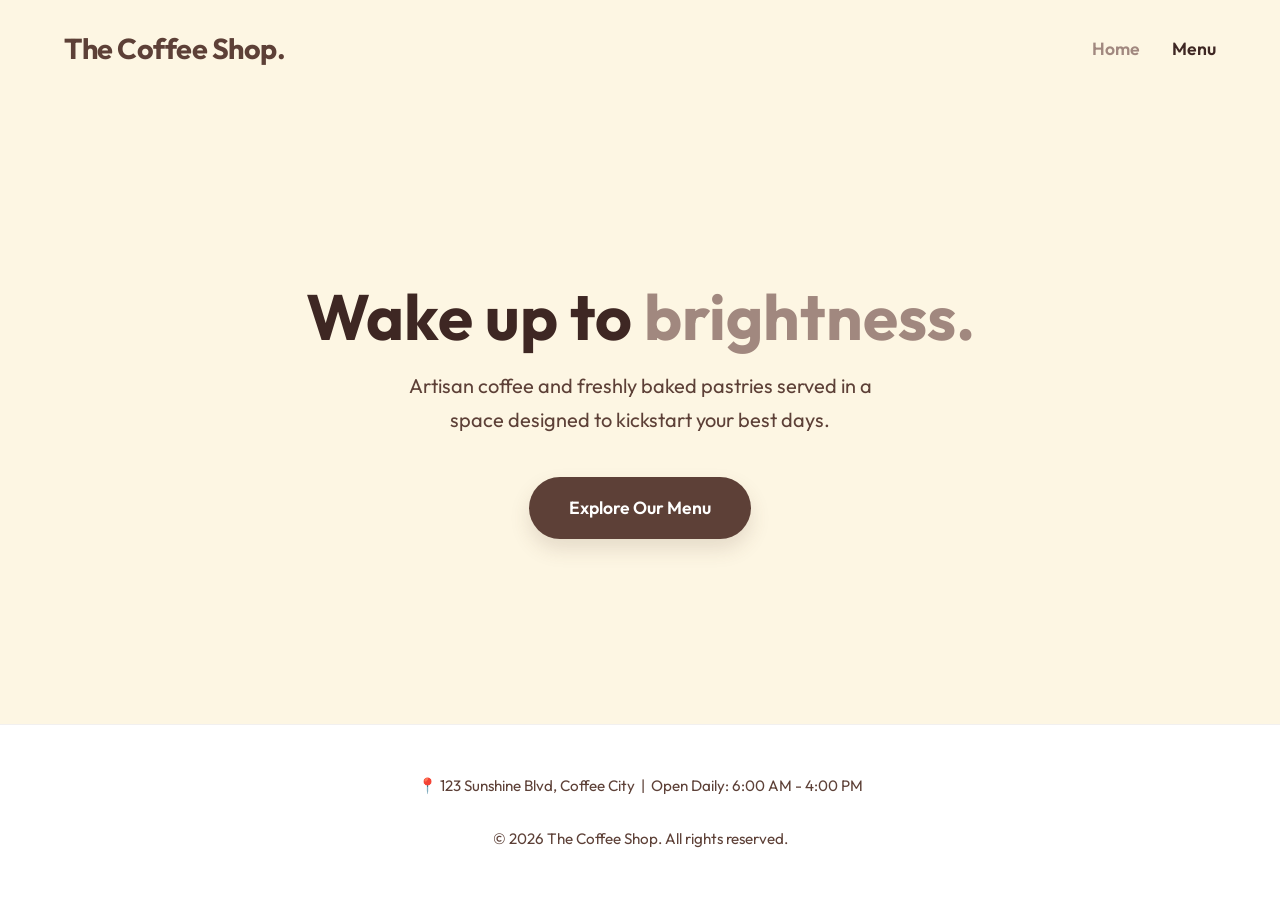
<file: index.html>
<!DOCTYPE html>
<html lang="en">
<head>
    <meta charset="UTF-8">
    <meta name="viewport" content="width=device-width, initial-scale=1.0">
    <title>The Coffee Shop | Home</title>
    <link rel="stylesheet" href="style.css">
</head>
<body>

    <!-- Navigation -->
    <header>
        <div class="logo">The Coffee Shop.</div>
        <nav>
            <ul>
                <li><a href="index.html" class="active">Home</a></li>
                <li><a href="menu.html">Menu</a></li>
            </ul>
        </nav>
    </header>

    <!-- Hero Section -->
    <main class="hero">
        <h1>Wake up to <span>brightness.</span></h1>
        <p>Artisan coffee and freshly baked pastries served in a space designed to kickstart your best days.</p>
        <a href="menu.html" class="btn">Explore Our Menu</a>
    </main>

    <!-- Footer -->
    <footer>
        <p>📍 123 Sunshine Blvd, Coffee City &nbsp;|&nbsp; Open Daily: 6:00 AM - 4:00 PM</p>
        <br>
        <p>&copy; 2026 The Coffee Shop. All rights reserved.</p>
    </footer>

</body>
</html>
</file>
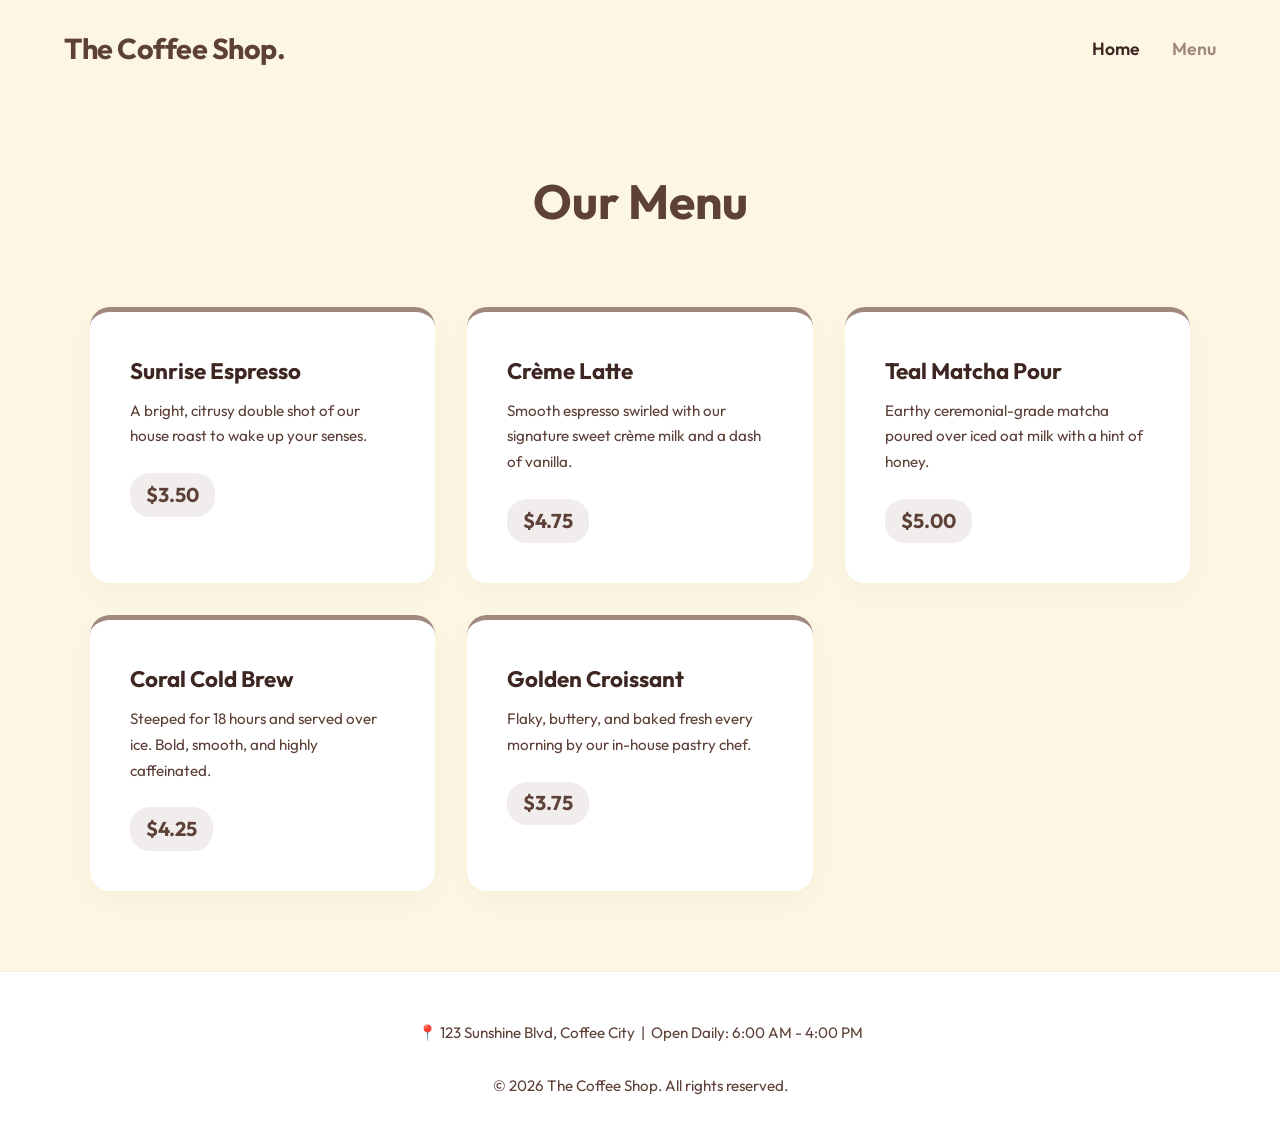
<file: menu.html>
<!DOCTYPE html>
<html lang="en">
<head>
    <meta charset="UTF-8">
    <meta name="viewport" content="width=device-width, initial-scale=1.0">
    <title>The Coffee Shop | Menu</title>
    <link rel="stylesheet" href="style.css">
</head>
<body>

    <!-- Navigation -->
    <header>
        <div class="logo">The Coffee Shop.</div>
        <nav>
            <ul>
                <li><a href="index.html">Home</a></li>
                <li><a href="menu.html" class="active">Menu</a></li>
            </ul>
        </nav>
    </header>

    <!-- Menu Header -->
    <section class="page-header">
        <h1>Our Menu</h1>
    </section>

    <!-- Menu Grid -->
    <main class="menu-container">
        <div class="menu-grid">
            <div class="menu-card">
                <h3>Sunrise Espresso</h3>
                <p>A bright, citrusy double shot of our house roast to wake up your senses.</p>
                <span class="price">$3.50</span>
            </div>
            
            <div class="menu-card">
                <h3>Crème Latte</h3>
                <p>Smooth espresso swirled with our signature sweet crème milk and a dash of vanilla.</p>
                <span class="price">$4.75</span>
            </div>
            
            <div class="menu-card">
                <h3>Teal Matcha Pour</h3>
                <p>Earthy ceremonial-grade matcha poured over iced oat milk with a hint of honey.</p>
                <span class="price">$5.00</span>
            </div>

            <div class="menu-card">
                <h3>Coral Cold Brew</h3>
                <p>Steeped for 18 hours and served over ice. Bold, smooth, and highly caffeinated.</p>
                <span class="price">$4.25</span>
            </div>

            <div class="menu-card">
                <h3>Golden Croissant</h3>
                <p>Flaky, buttery, and baked fresh every morning by our in-house pastry chef.</p>
                <span class="price">$3.75</span>
            </div>
        </div>
    </main>

    <!-- Footer -->
    <footer>
        <p>📍 123 Sunshine Blvd, Coffee City &nbsp;|&nbsp; Open Daily: 6:00 AM - 4:00 PM</p>
        <br>
        <p>&copy; 2026 The Coffee Shop. All rights reserved.</p>
    </footer>

</body>
</html>
</file>
<file: style.css>
@import url('https://fonts.googleapis.com/css2?family=Outfit:wght@300;400;600;700&display=swap');

/* --- CSS Variables: Creme & Brown Theme --- */
:root {
    --bg-creme: #FDF6E3; /* Warm, frothy creme */
    --text-main: #3E2723; /* Deep espresso brown for readable text */
    --accent-dark: #5D4037; /* Rich dark chocolate brown */
    --accent-light: #A1887F; /* Soft milk chocolate/mocha */
    --white: #FFFFFF;
}

/* --- Base Styles --- */
* {
    box-sizing: border-box;
    margin: 0;
    padding: 0;
}

body {
    font-family: 'Outfit', sans-serif;
    background-color: var(--bg-creme);
    color: var(--text-main);
    line-height: 1.7;
    display: flex;
    flex-direction: column;
    min-height: 100vh;
}

a {
    text-decoration: none;
    color: var(--text-main);
    transition: color 0.2s ease;
}

/* --- Navigation --- */
header {
    background-color: var(--bg-creme);
    padding: 1.5rem 5%;
    display: flex;
    justify-content: space-between;
    align-items: center;
    position: sticky;
    top: 0;
    z-index: 100;
}

.logo {
    font-size: 1.8rem;
    font-weight: 700;
    color: var(--accent-dark);
    letter-spacing: -0.5px;
}

nav ul {
    list-style: none;
    display: flex;
    gap: 2rem;
}

nav ul li a {
    font-weight: 600;
    font-size: 1.1rem;
}

nav ul li a:hover,
nav ul li a.active {
    color: var(--accent-light);
}

/* --- Hero Section (Home) --- */
.hero {
    text-align: center;
    padding: 6rem 5%;
    flex-grow: 1;
    display: flex;
    flex-direction: column;
    justify-content: center;
    align-items: center;
}

.hero h1 {
    font-size: 4rem;
    font-weight: 700;
    margin-bottom: 1rem;
    color: var(--text-main);
    line-height: 1.1;
}

.hero h1 span {
    color: var(--accent-light);
}

.hero p {
    font-size: 1.25rem;
    color: var(--accent-dark);
    margin-bottom: 2.5rem;
    max-width: 500px;
}

.btn {
    background-color: var(--accent-dark);
    color: var(--white);
    padding: 1rem 2.5rem;
    border-radius: 50px;
    font-size: 1.1rem;
    font-weight: 600;
    box-shadow: 0 10px 20px rgba(93, 64, 55, 0.15);
    transition: all 0.3s ease;
}

.btn:hover {
    background-color: var(--text-main);
    color: var(--white);
    transform: translateY(-3px);
    box-shadow: 0 15px 25px rgba(62, 39, 35, 0.2);
}

/* --- Page Headers --- */
.page-header {
    text-align: center;
    padding: 4rem 5% 2rem;
}

.page-header h1 {
    font-size: 3rem;
    color: var(--accent-dark);
}

/* --- Menu Grid --- */
.menu-container {
    padding: 2rem 5% 5rem;
    flex-grow: 1;
}

.menu-grid {
    display: grid;
    grid-template-columns: repeat(auto-fit, minmax(280px, 1fr));
    gap: 2rem;
    max-width: 1100px;
    margin: 0 auto;
}

.menu-card {
    background-color: var(--white);
    padding: 2.5rem;
    border-radius: 20px;
    box-shadow: 0 10px 30px rgba(0,0,0,0.03);
    border-top: 5px solid var(--accent-light);
    transition: transform 0.3s ease, box-shadow 0.3s ease;
}

.menu-card:hover {
    transform: translateY(-5px);
    box-shadow: 0 15px 35px rgba(62, 39, 35, 0.08);
}

.menu-card h3 {
    font-size: 1.4rem;
    margin-bottom: 0.5rem;
    color: var(--text-main);
}

.menu-card p {
    color: var(--accent-dark);
    font-size: 0.95rem;
    margin-bottom: 1.5rem;
}

.price {
    display: inline-block;
    font-size: 1.25rem;
    font-weight: 700;
    color: var(--accent-dark);
    background: rgba(161, 136, 127, 0.15);
    padding: 0.3rem 1rem;
    border-radius: 20px;
}

/* --- Footer --- */
footer {
    text-align: center;
    padding: 3rem 5%;
    background-color: var(--white);
    border-top: 1px solid rgba(93, 64, 55, 0.08);
    margin-top: auto;
}

footer p {
    color: var(--accent-dark);
    font-size: 0.95rem;
}

/* --- Mobile Responsiveness --- */
@media (max-width: 768px) {
    header {
        flex-direction: column;
        gap: 1.2rem;
        padding: 1.5rem 5%;
    }
    
    .hero h1 {
        font-size: 2.8rem;
    }

    .hero p {
        font-size: 1.1rem;
    }
}
</file>
